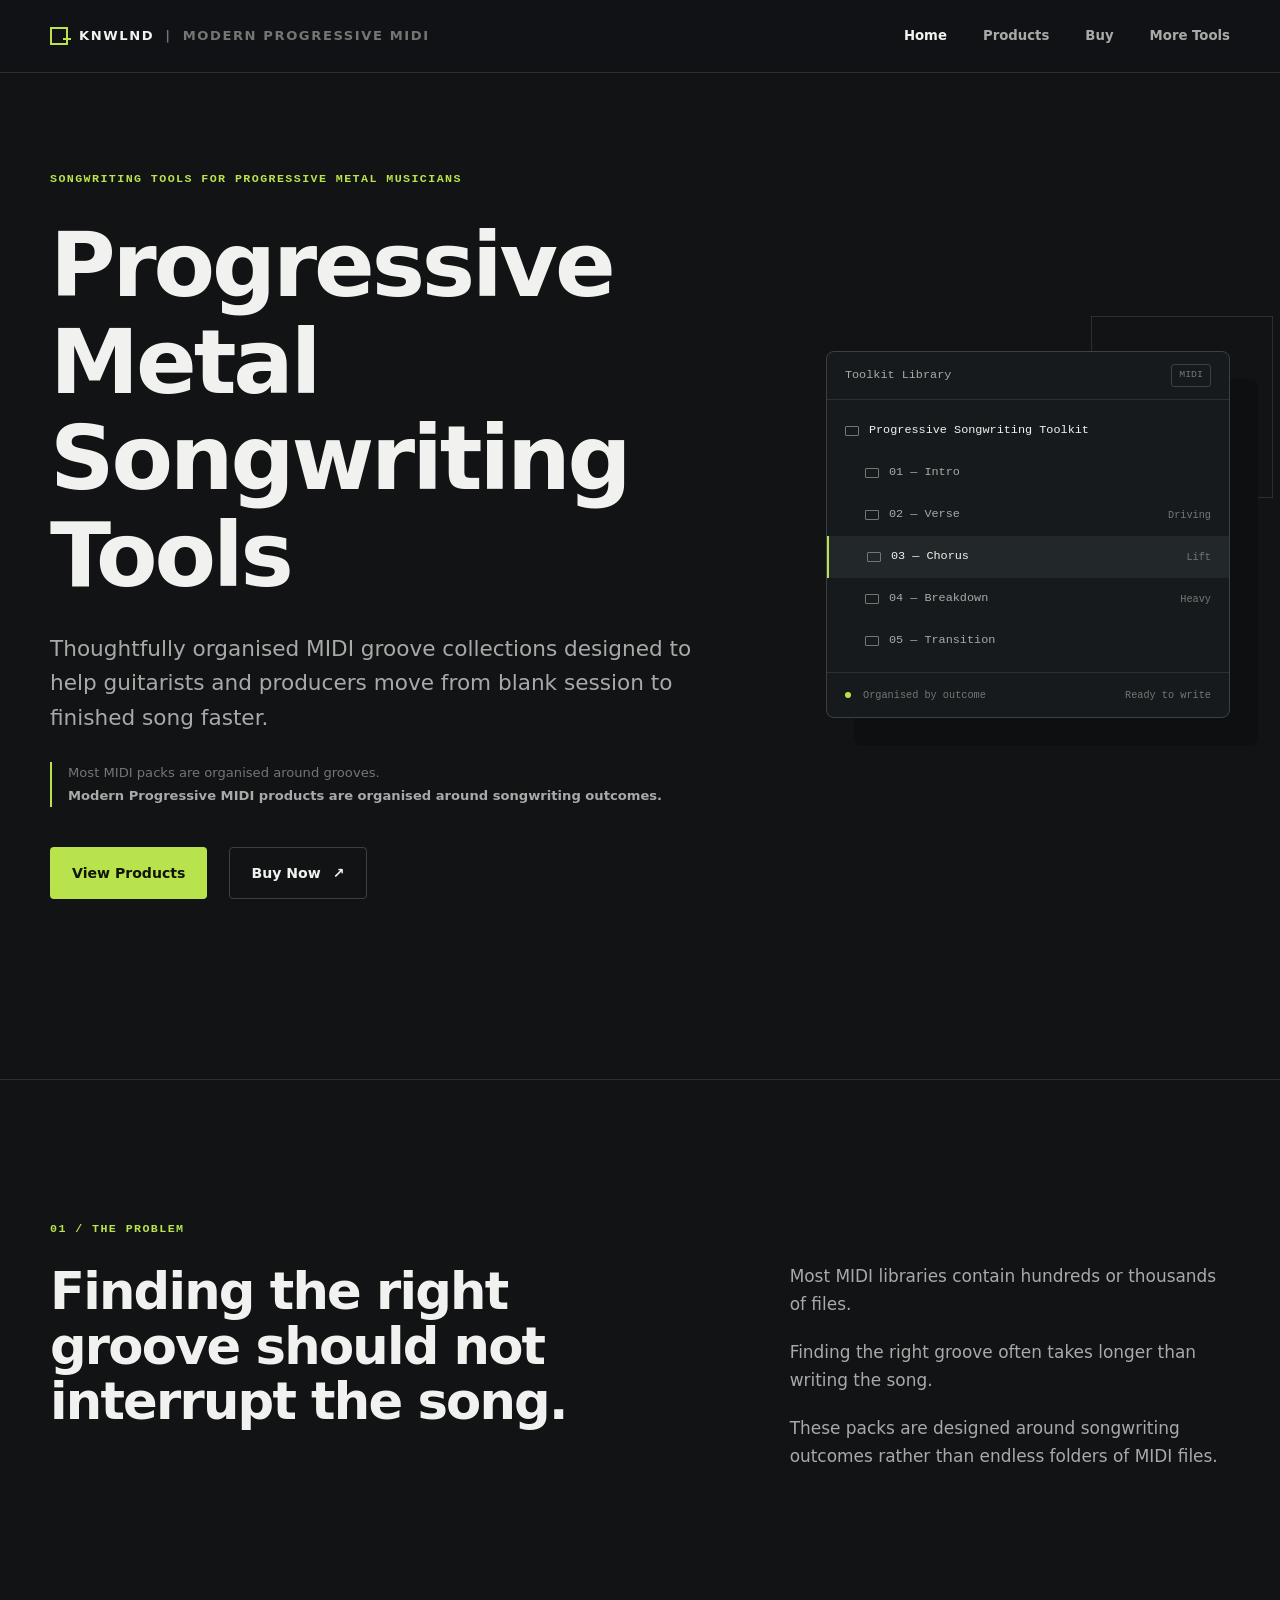
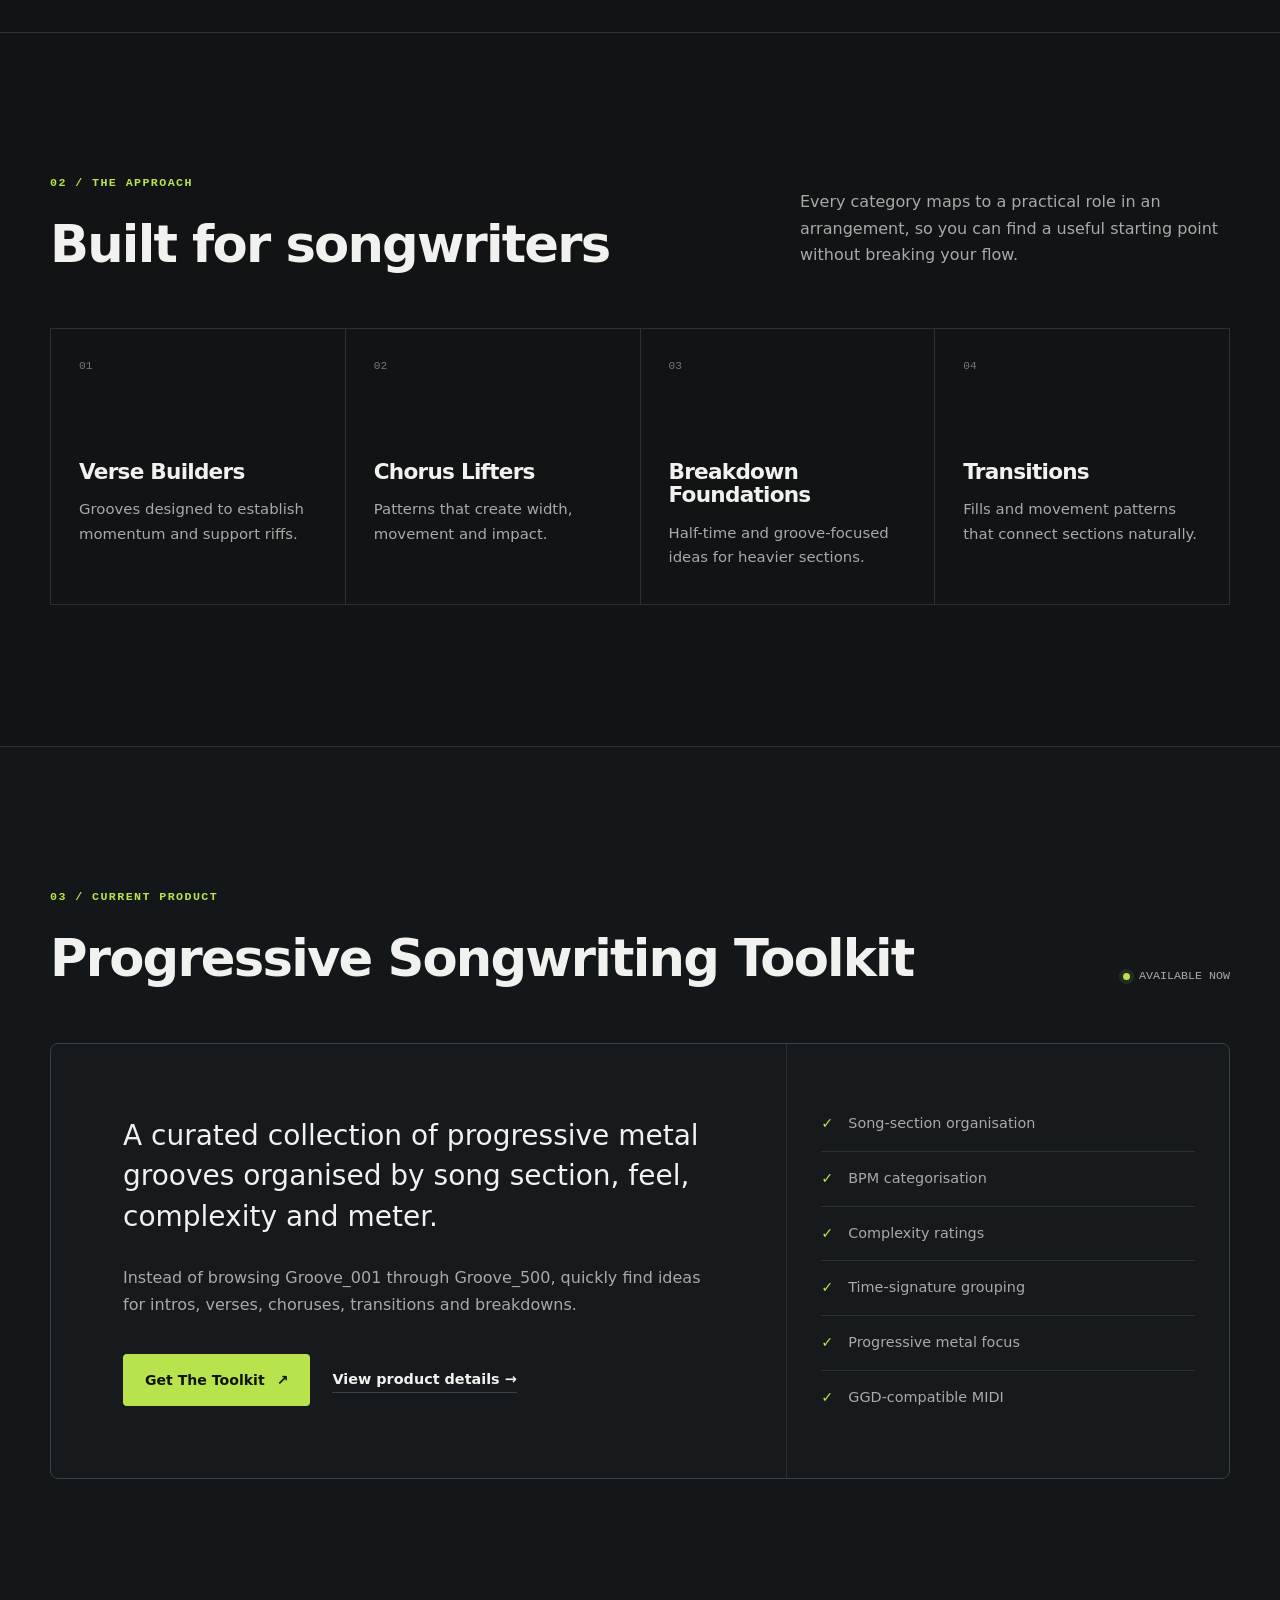
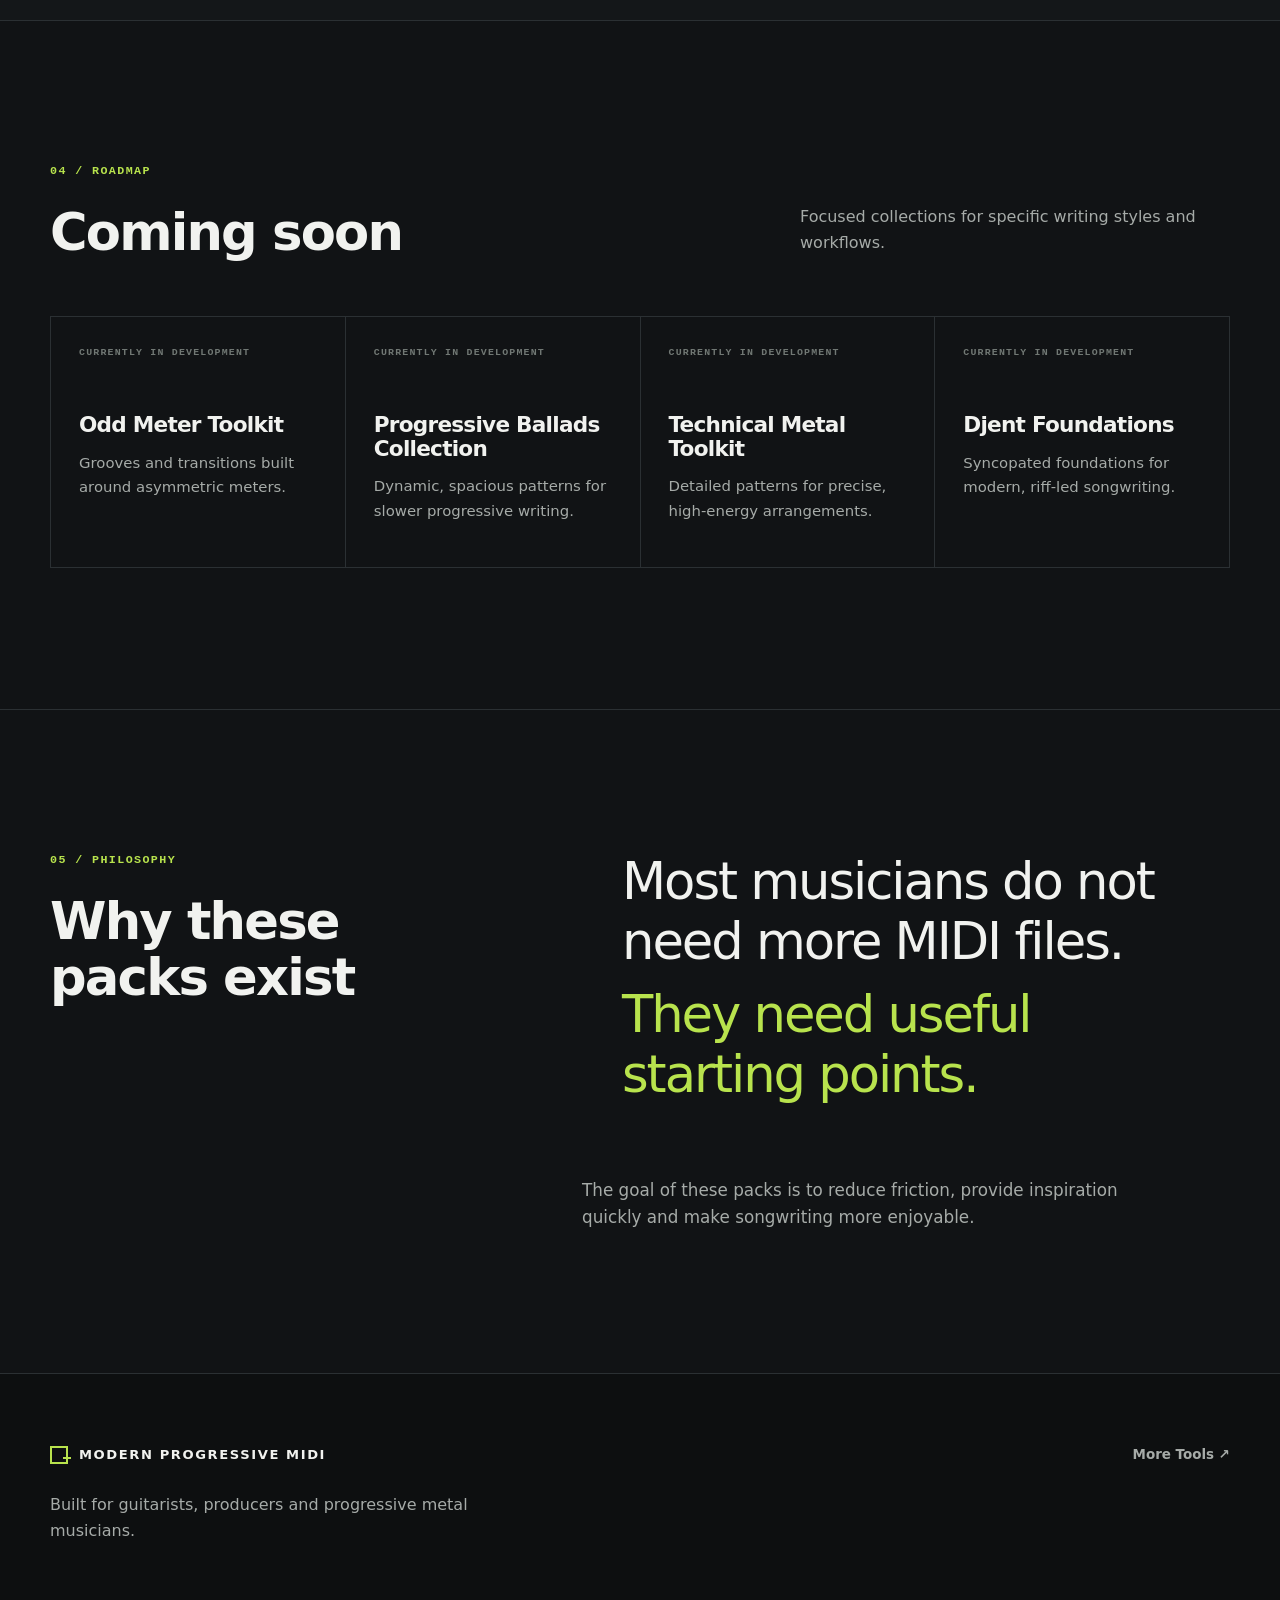
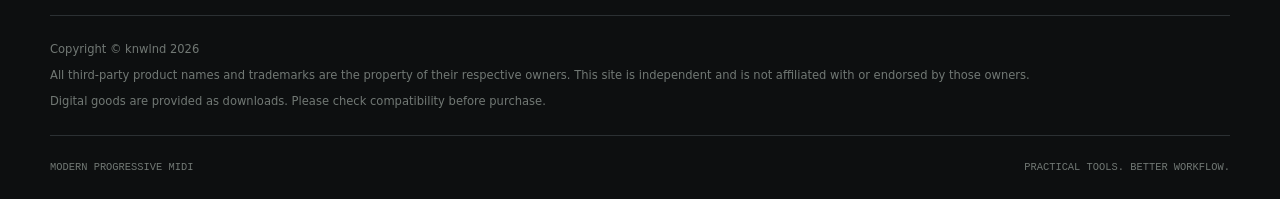
<file: index.html>
<!doctype html>
<html lang="en">
  <head>
    <meta charset="utf-8">
    <meta name="viewport" content="width=device-width, initial-scale=1">
    <meta
      name="description"
      content="Thoughtfully organised MIDI groove collections for progressive metal guitarists, songwriters and producers."
    >
    <meta name="theme-color" content="#111315">
    <title>knwlnd | Modern Progressive MIDI</title>
    <link rel="icon" href="assets/images/favicon.svg" type="image/svg+xml">
    <link rel="stylesheet" href="assets/css/styles.css">
  </head>
  <body>
    <a class="skip-link" href="#main-content">Skip to content</a>

    <header class="site-header">
      <div class="container nav-wrap">
        <a class="brand" href="index.html" aria-label="Modern Progressive MIDI home">
          <span class="brand-mark" aria-hidden="true"></span>
          <span class="brand-creator">knwlnd</span>
          <span class="brand-separator" aria-hidden="true">|</span>
          <span class="brand-product">Modern Progressive MIDI</span>
        </a>
        <nav class="site-nav" aria-label="Primary navigation">
          <a href="index.html" aria-current="page">Home</a>
          <a href="#products">Products</a>
          <a href="https://knwlnd.gumroad.com/l/wevno">Buy</a>
          <a href="https://knwlnd.github.io/modeller-workflow-tools">More Tools</a>
        </nav>
      </div>
    </header>

    <main id="main-content">
      <section class="hero section">
        <div class="container hero-grid">
          <div class="hero-copy">
            <p class="eyebrow">Songwriting tools for progressive metal musicians</p>
            <h1>Progressive Metal Songwriting Tools</h1>
            <p class="hero-text">
              Thoughtfully organised MIDI groove collections designed to help
              guitarists and producers move from blank session to finished song
              faster.
            </p>
            <p class="positioning-statement">
              Most MIDI packs are organised around grooves.<br>
              <strong>Modern Progressive MIDI products are organised around songwriting outcomes.</strong>
            </p>
            <div class="button-row">
              <a class="button button-primary" href="#products">View Products</a>
              <a class="button button-secondary" href="https://knwlnd.gumroad.com/l/wevno">
                Buy Now
                <span aria-hidden="true">↗</span>
              </a>
            </div>
          </div>

          <div class="library-preview" aria-label="Example toolkit folder organisation">
            <div class="preview-bar">
              <span class="preview-title">Toolkit Library</span>
              <span class="preview-meta">MIDI</span>
            </div>
            <div class="folder-tree">
              <div class="tree-row tree-root">
                <span class="folder-icon" aria-hidden="true"></span>
                Progressive Songwriting Toolkit
              </div>
              <div class="tree-row tree-indent">
                <span class="folder-icon" aria-hidden="true"></span>
                01 — Intro
              </div>
              <div class="tree-row tree-indent">
                <span class="folder-icon" aria-hidden="true"></span>
                02 — Verse
                <span class="tree-tag">Driving</span>
              </div>
              <div class="tree-row tree-indent selected">
                <span class="folder-icon" aria-hidden="true"></span>
                03 — Chorus
                <span class="tree-tag">Lift</span>
              </div>
              <div class="tree-row tree-indent">
                <span class="folder-icon" aria-hidden="true"></span>
                04 — Breakdown
                <span class="tree-tag">Heavy</span>
              </div>
              <div class="tree-row tree-indent">
                <span class="folder-icon" aria-hidden="true"></span>
                05 — Transition
              </div>
            </div>
            <div class="preview-footer">
              <span><i class="status-dot" aria-hidden="true"></i> Organised by outcome</span>
              <span>Ready to write</span>
            </div>
          </div>
        </div>
      </section>

      <section class="section section-bordered">
        <div class="container split-content">
          <div>
            <p class="section-number">01 / The problem</p>
            <h2>Finding the right groove should not interrupt the song.</h2>
          </div>
          <div class="prose">
            <p>Most MIDI libraries contain hundreds or thousands of files.</p>
            <p>Finding the right groove often takes longer than writing the song.</p>
            <p>
              These packs are designed around songwriting outcomes rather than
              endless folders of MIDI files.
            </p>
          </div>
        </div>
      </section>

      <section class="section" id="approach">
        <div class="container">
          <div class="section-heading">
            <div>
              <p class="section-number">02 / The approach</p>
              <h2>Built for songwriters</h2>
            </div>
            <p>
              Every category maps to a practical role in an arrangement, so you
              can find a useful starting point without breaking your flow.
            </p>
          </div>

          <div class="card-grid feature-grid">
            <article class="card feature-card">
              <span class="card-index">01</span>
              <h3>Verse Builders</h3>
              <p>Grooves designed to establish momentum and support riffs.</p>
            </article>
            <article class="card feature-card">
              <span class="card-index">02</span>
              <h3>Chorus Lifters</h3>
              <p>Patterns that create width, movement and impact.</p>
            </article>
            <article class="card feature-card">
              <span class="card-index">03</span>
              <h3>Breakdown Foundations</h3>
              <p>Half-time and groove-focused ideas for heavier sections.</p>
            </article>
            <article class="card feature-card">
              <span class="card-index">04</span>
              <h3>Transitions</h3>
              <p>Fills and movement patterns that connect sections naturally.</p>
            </article>
          </div>
        </div>
      </section>

      <section class="section section-tinted" id="products">
        <div class="container">
          <div class="section-heading">
            <div>
              <p class="section-number">03 / Current product</p>
              <h2>Progressive Songwriting Toolkit</h2>
            </div>
            <span class="availability"><i aria-hidden="true"></i> Available now</span>
          </div>

          <article class="product-panel">
            <div class="product-copy">
              <p class="product-lead">
                A curated collection of progressive metal grooves organised by
                song section, feel, complexity and meter.
              </p>
              <p>
                Instead of browsing Groove_001 through Groove_500, quickly find
                ideas for intros, verses, choruses, transitions and breakdowns.
              </p>
              <div class="button-row">
                <a class="button button-primary" href="https://knwlnd.gumroad.com/l/wevno">
                  Get The Toolkit
                  <span aria-hidden="true">↗</span>
                </a>
                <a class="text-link" href="products/progressive-songwriting-toolkit.html">
                  View product details <span aria-hidden="true">→</span>
                </a>
              </div>
            </div>
            <ul class="check-list" aria-label="Toolkit features">
              <li>Song-section organisation</li>
              <li>BPM categorisation</li>
              <li>Complexity ratings</li>
              <li>Time-signature grouping</li>
              <li>Progressive metal focus</li>
              <li>GGD-compatible MIDI</li>
            </ul>
          </article>
        </div>
      </section>

      <section class="section" id="coming-soon">
        <div class="container">
          <div class="section-heading">
            <div>
              <p class="section-number">04 / Roadmap</p>
              <h2>Coming soon</h2>
            </div>
            <p>Focused collections for specific writing styles and workflows.</p>
          </div>

          <div class="card-grid roadmap-grid">
            <article class="card roadmap-card">
              <span class="status-label">Currently in development</span>
              <h3>Odd Meter Toolkit</h3>
              <p>Grooves and transitions built around asymmetric meters.</p>
            </article>
            <article class="card roadmap-card">
              <span class="status-label">Currently in development</span>
              <h3>Progressive Ballads Collection</h3>
              <p>Dynamic, spacious patterns for slower progressive writing.</p>
            </article>
            <article class="card roadmap-card">
              <span class="status-label">Currently in development</span>
              <h3>Technical Metal Toolkit</h3>
              <p>Detailed patterns for precise, high-energy arrangements.</p>
            </article>
            <article class="card roadmap-card">
              <span class="status-label">Currently in development</span>
              <h3>Djent Foundations</h3>
              <p>Syncopated foundations for modern, riff-led songwriting.</p>
            </article>
          </div>
        </div>
      </section>

      <section class="section philosophy-section">
        <div class="container philosophy-grid">
          <div>
            <p class="section-number">05 / Philosophy</p>
            <h2>Why these packs exist</h2>
          </div>
          <blockquote>
            <p>Most musicians do not need more MIDI files.</p>
            <p>They need useful starting points.</p>
          </blockquote>
          <p class="philosophy-copy">
            The goal of these packs is to reduce friction, provide inspiration
            quickly and make songwriting more enjoyable.
          </p>
        </div>
      </section>
    </main>

    <footer class="site-footer">
      <div class="container footer-grid">
        <div>
          <a class="brand" href="index.html">
            <span class="brand-mark" aria-hidden="true"></span>
            <span>Modern Progressive MIDI</span>
          </a>
          <p>Built for guitarists, producers and progressive metal musicians.</p>
        </div>
        <a class="footer-link" href="https://knwlnd.github.io/modeller-workflow-tools">
          More Tools <span aria-hidden="true">↗</span>
        </a>
      </div>
      <div class="container footer-legal">
        <p>Copyright © knwlnd <span id="year">2026</span></p>
        <p>All third-party product names and trademarks are the property of their respective owners. This site is independent and is not affiliated with or endorsed by those owners.</p>
        <p>Digital goods are provided as downloads. Please check compatibility before purchase.</p>
      </div>
      <div class="container footer-bottom">
        <span>Modern Progressive MIDI</span>
        <span>Practical tools. Better workflow.</span>
      </div>
    </footer>

    <script>
      document.getElementById("year").textContent = new Date().getFullYear();
    </script>
  </body>
</html>
</file>
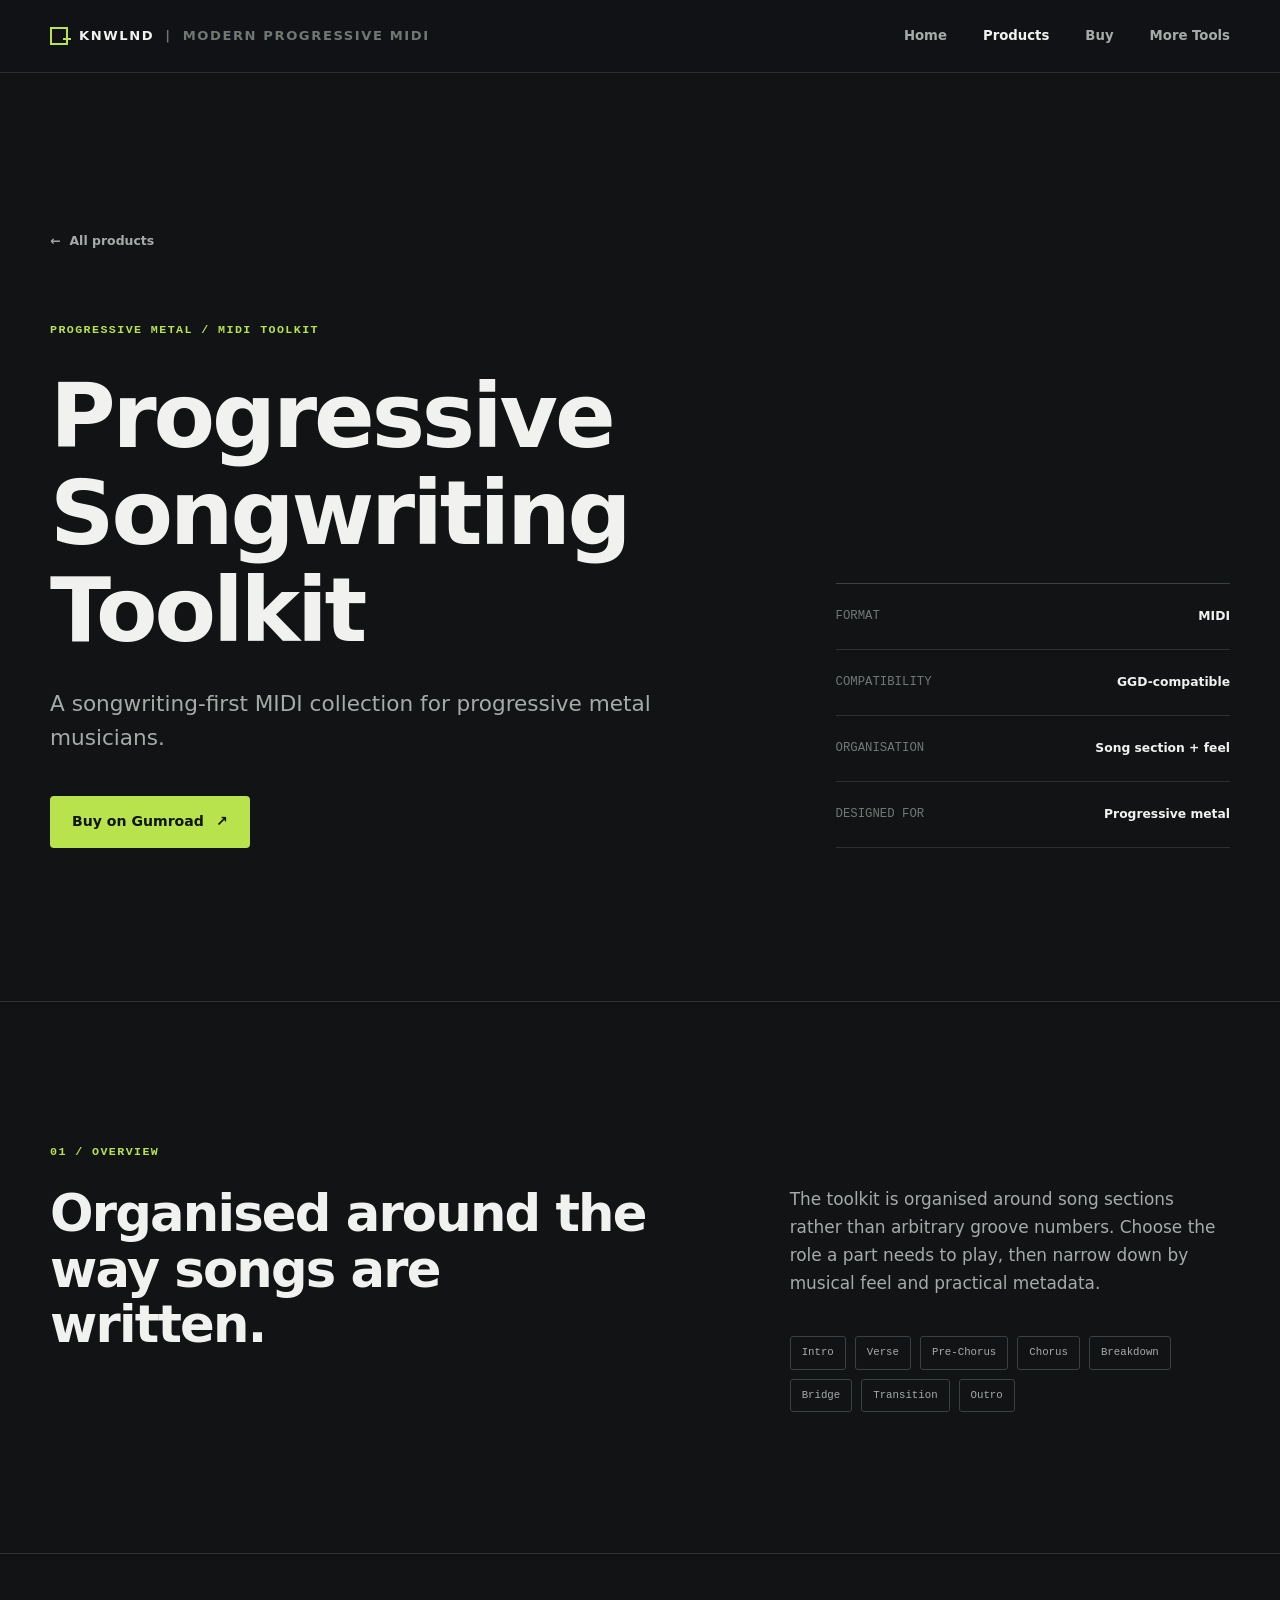
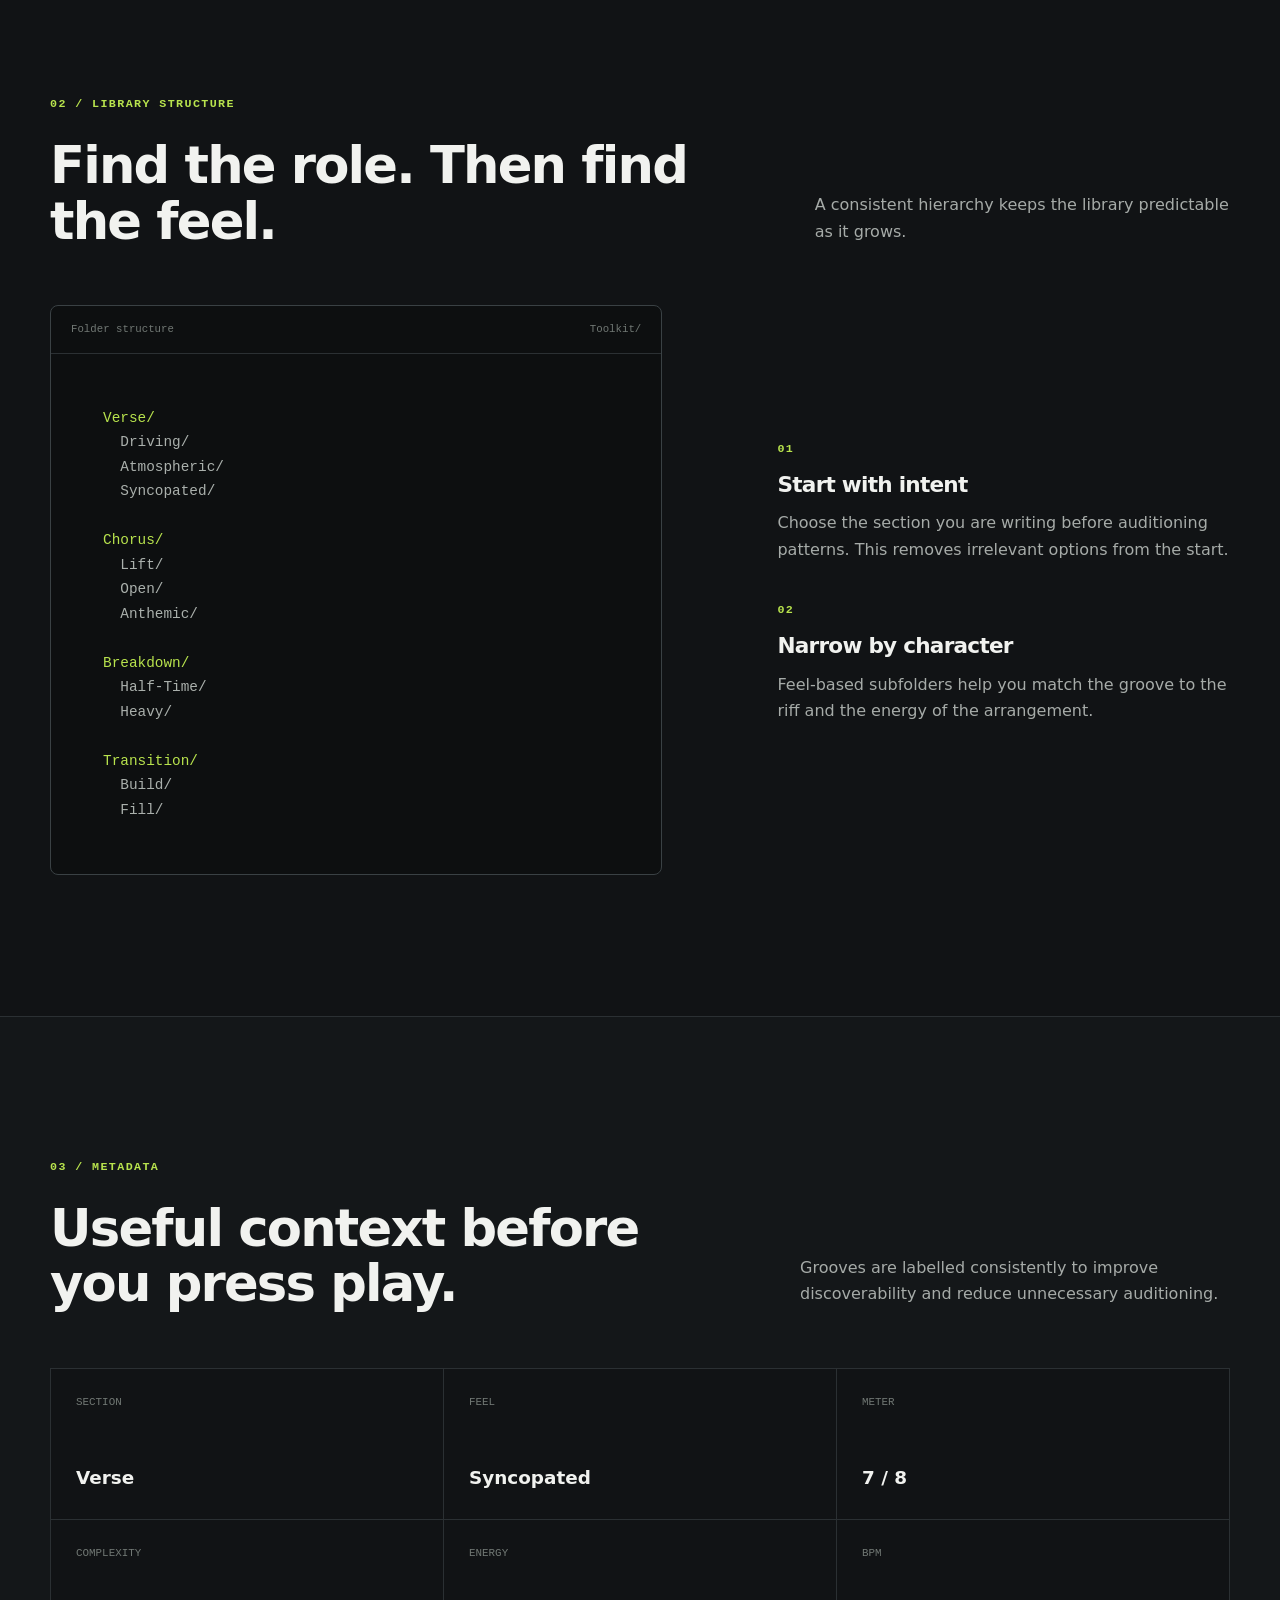
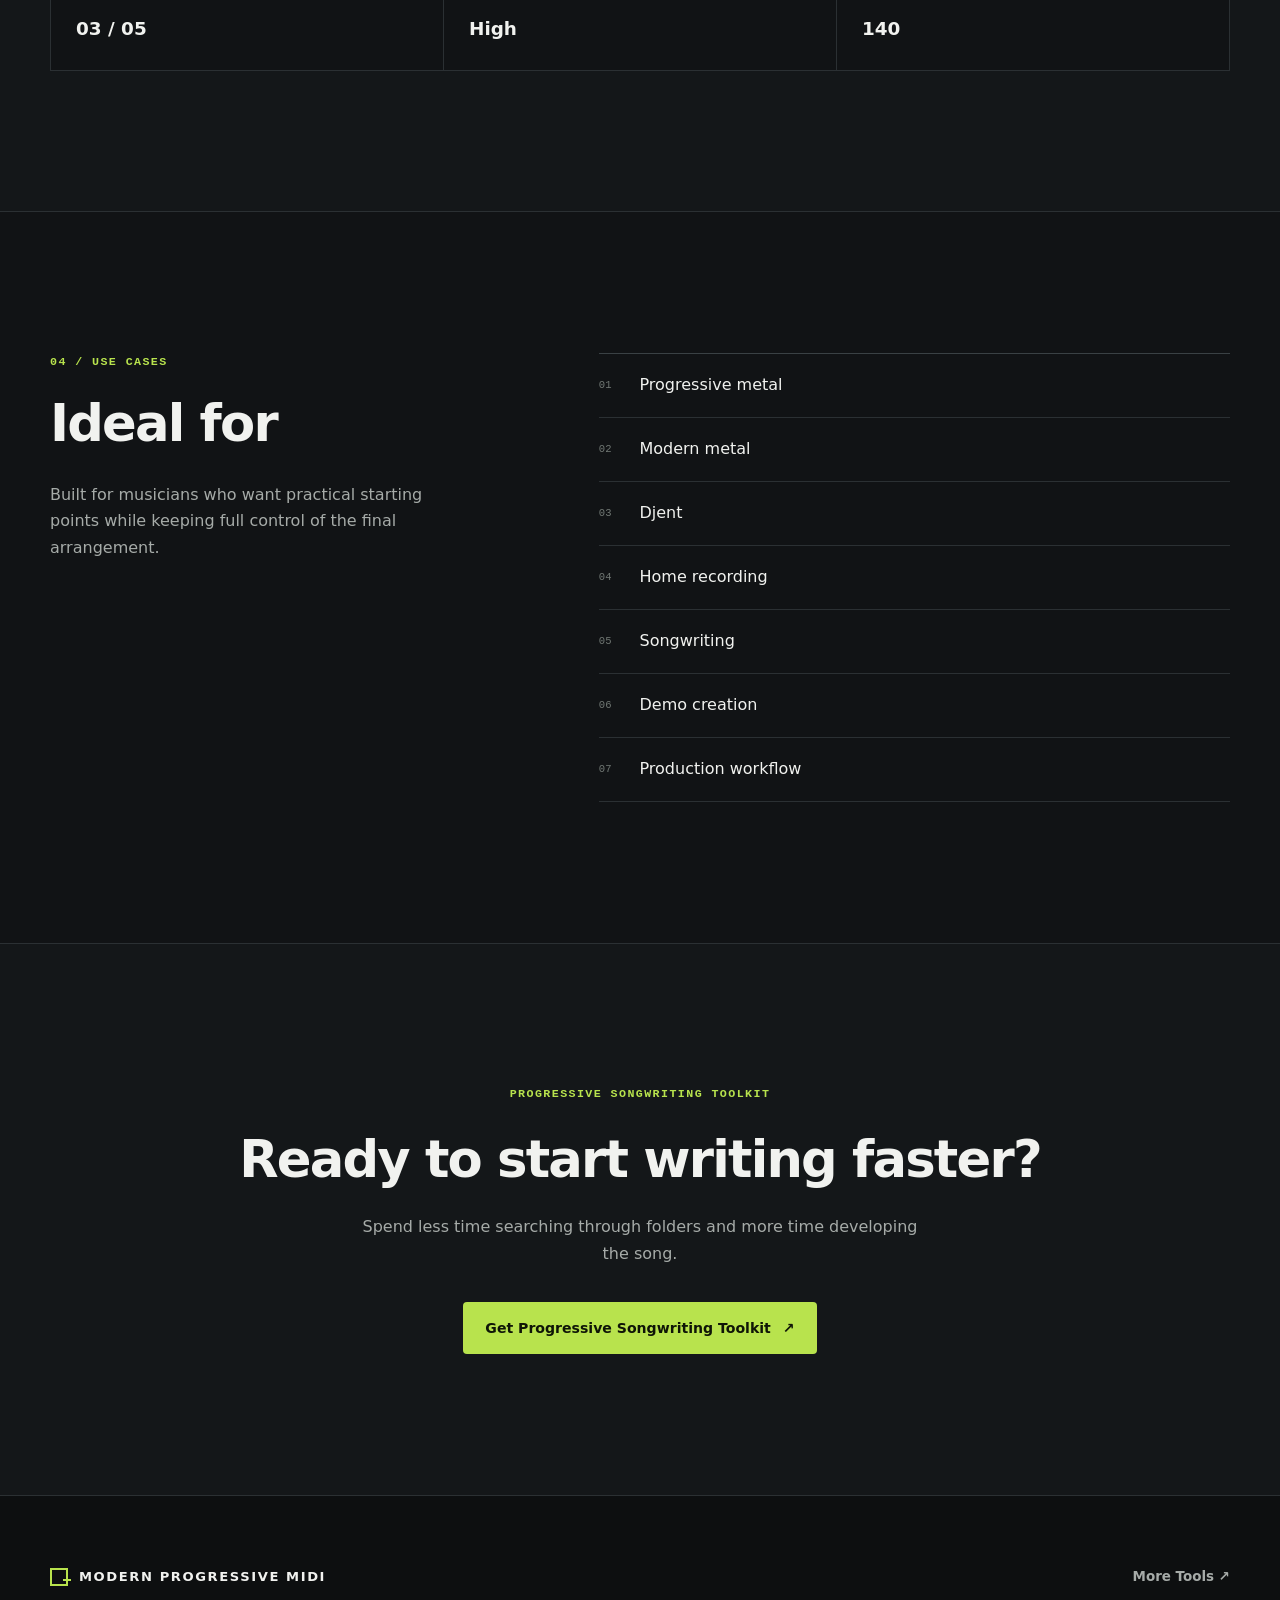
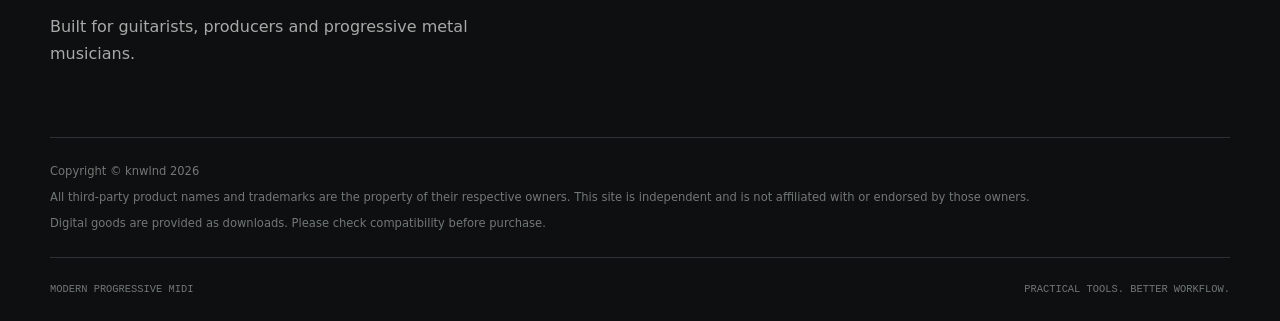
<file: products/progressive-songwriting-toolkit.html>
<!doctype html>
<html lang="en">
  <head>
    <meta charset="utf-8">
    <meta name="viewport" content="width=device-width, initial-scale=1">
    <meta
      name="description"
      content="A songwriting-first MIDI collection for progressive metal musicians, organised by section, feel, meter, complexity and energy."
    >
    <meta name="theme-color" content="#111315">
    <title>Progressive Songwriting Toolkit | Modern Progressive MIDI</title>
    <link rel="icon" href="../assets/images/favicon.svg" type="image/svg+xml">
    <link rel="stylesheet" href="../assets/css/styles.css">
  </head>
  <body>
    <a class="skip-link" href="#main-content">Skip to content</a>

    <header class="site-header">
      <div class="container nav-wrap">
        <a class="brand" href="../index.html" aria-label="Modern Progressive MIDI home">
          <span class="brand-mark" aria-hidden="true"></span>
          <span class="brand-creator">knwlnd</span>
          <span class="brand-separator" aria-hidden="true">|</span>
          <span class="brand-product">Modern Progressive MIDI</span>
        </a>
        <nav class="site-nav" aria-label="Primary navigation">
          <a href="../index.html">Home</a>
          <a href="../index.html#products" aria-current="page">Products</a>
          <a href="https://knwlnd.gumroad.com/l/wevno">Buy</a>
          <a href="https://knwlnd.github.io/modeller-workflow-tools">More Tools</a>
        </nav>
      </div>
    </header>

    <main id="main-content">
      <section class="product-hero section">
        <div class="container product-hero-grid">
          <div>
            <a class="back-link" href="../index.html#products">
              <span aria-hidden="true">←</span> All products
            </a>
            <p class="eyebrow">Progressive metal / MIDI toolkit</p>
            <h1>Progressive Songwriting Toolkit</h1>
            <p class="hero-text">
              A songwriting-first MIDI collection for progressive metal musicians.
            </p>
            <a class="button button-primary" href="https://knwlnd.gumroad.com/l/wevno">
              Buy on Gumroad
              <span aria-hidden="true">↗</span>
            </a>
          </div>
          <div class="product-spec" aria-label="Product summary">
            <div class="spec-row">
              <span>Format</span>
              <strong>MIDI</strong>
            </div>
            <div class="spec-row">
              <span>Compatibility</span>
              <strong>GGD-compatible</strong>
            </div>
            <div class="spec-row">
              <span>Organisation</span>
              <strong>Song section + feel</strong>
            </div>
            <div class="spec-row">
              <span>Designed for</span>
              <strong>Progressive metal</strong>
            </div>
          </div>
        </div>
      </section>

      <section class="section section-bordered">
        <div class="container split-content">
          <div>
            <p class="section-number">01 / Overview</p>
            <h2>Organised around the way songs are written.</h2>
          </div>
          <div class="prose">
            <p>
              The toolkit is organised around song sections rather than arbitrary
              groove numbers. Choose the role a part needs to play, then narrow
              down by musical feel and practical metadata.
            </p>
            <ul class="inline-list" aria-label="Song section categories">
              <li>Intro</li>
              <li>Verse</li>
              <li>Pre-Chorus</li>
              <li>Chorus</li>
              <li>Breakdown</li>
              <li>Bridge</li>
              <li>Transition</li>
              <li>Outro</li>
            </ul>
          </div>
        </div>
      </section>

      <section class="section">
        <div class="container">
          <div class="section-heading">
            <div>
              <p class="section-number">02 / Library structure</p>
              <h2>Find the role. Then find the feel.</h2>
            </div>
            <p>
              A consistent hierarchy keeps the library predictable as it grows.
            </p>
          </div>

          <div class="organisation-grid">
            <div class="code-window" aria-label="Example folder structure">
              <div class="code-window-bar">
                <span>Folder structure</span>
                <span>Toolkit/</span>
              </div>
              <pre><code><span class="code-folder">Verse/</span>
  Driving/
  Atmospheric/
  Syncopated/

<span class="code-folder">Chorus/</span>
  Lift/
  Open/
  Anthemic/

<span class="code-folder">Breakdown/</span>
  Half-Time/
  Heavy/

<span class="code-folder">Transition/</span>
  Build/
  Fill/</code></pre>
            </div>
            <div class="organisation-copy">
              <span class="annotation">01</span>
              <h3>Start with intent</h3>
              <p>
                Choose the section you are writing before auditioning patterns.
                This removes irrelevant options from the start.
              </p>
              <span class="annotation">02</span>
              <h3>Narrow by character</h3>
              <p>
                Feel-based subfolders help you match the groove to the riff and
                the energy of the arrangement.
              </p>
            </div>
          </div>
        </div>
      </section>

      <section class="section section-tinted">
        <div class="container">
          <div class="section-heading">
            <div>
              <p class="section-number">03 / Metadata</p>
              <h2>Useful context before you press play.</h2>
            </div>
            <p>
              Grooves are labelled consistently to improve discoverability and
              reduce unnecessary auditioning.
            </p>
          </div>

          <div class="metadata-grid">
            <div class="metadata-item"><span>Section</span><strong>Verse</strong></div>
            <div class="metadata-item"><span>Feel</span><strong>Syncopated</strong></div>
            <div class="metadata-item"><span>Meter</span><strong>7 / 8</strong></div>
            <div class="metadata-item"><span>Complexity</span><strong>03 / 05</strong></div>
            <div class="metadata-item"><span>Energy</span><strong>High</strong></div>
            <div class="metadata-item"><span>BPM</span><strong>140</strong></div>
          </div>
        </div>
      </section>

      <section class="section">
        <div class="container ideal-grid">
          <div>
            <p class="section-number">04 / Use cases</p>
            <h2>Ideal for</h2>
            <p class="section-intro">
              Built for musicians who want practical starting points while
              keeping full control of the final arrangement.
            </p>
          </div>
          <ul class="use-case-list">
            <li><span>01</span> Progressive metal</li>
            <li><span>02</span> Modern metal</li>
            <li><span>03</span> Djent</li>
            <li><span>04</span> Home recording</li>
            <li><span>05</span> Songwriting</li>
            <li><span>06</span> Demo creation</li>
            <li><span>07</span> Production workflow</li>
          </ul>
        </div>
      </section>

      <section class="section cta-section">
        <div class="container cta-inner">
          <p class="eyebrow">Progressive Songwriting Toolkit</p>
          <h2>Ready to start writing faster?</h2>
          <p>
            Spend less time searching through folders and more time developing
            the song.
          </p>
          <a class="button button-primary" href="https://knwlnd.gumroad.com/l/wevno">
            Get Progressive Songwriting Toolkit
            <span aria-hidden="true">↗</span>
          </a>
        </div>
      </section>
    </main>

    <footer class="site-footer">
      <div class="container footer-grid">
        <div>
          <a class="brand" href="../index.html">
            <span class="brand-mark" aria-hidden="true"></span>
            <span>Modern Progressive MIDI</span>
          </a>
          <p>Built for guitarists, producers and progressive metal musicians.</p>
        </div>
        <a class="footer-link" href="https://knwlnd.github.io/modeller-workflow-tools">
          More Tools <span aria-hidden="true">↗</span>
        </a>
      </div>
      <div class="container footer-legal">
        <p>Copyright © knwlnd <span id="year">2026</span></p>
        <p>All third-party product names and trademarks are the property of their respective owners. This site is independent and is not affiliated with or endorsed by those owners.</p>
        <p>Digital goods are provided as downloads. Please check compatibility before purchase.</p>
      </div>
      <div class="container footer-bottom">
        <span>Modern Progressive MIDI</span>
        <span>Practical tools. Better workflow.</span>
      </div>
    </footer>

    <script>
      document.getElementById("year").textContent = new Date().getFullYear();
    </script>
  </body>
</html>
</file>
<file: assets/css/styles.css>
:root {
  color-scheme: dark;
  --bg: #111315;
  --surface: #171a1d;
  --surface-raised: #1c2024;
  --surface-soft: #141719;
  --text: #f1f2ef;
  --muted: #a6aba8;
  --faint: #717874;
  --line: #2b3033;
  --line-strong: #3a4144;
  --accent: #b8e34d;
  --accent-dark: #0f1507;
  --max-width: 1180px;
  --radius: 8px;
}

* {
  box-sizing: border-box;
}

html {
  scroll-behavior: smooth;
}

body {
  margin: 0;
  min-width: 320px;
  background: var(--bg);
  color: var(--text);
  font-family:
    Inter, ui-sans-serif, system-ui, -apple-system, BlinkMacSystemFont, "Segoe UI",
    sans-serif;
  font-size: 16px;
  line-height: 1.65;
  -webkit-font-smoothing: antialiased;
}

a {
  color: inherit;
  text-decoration: none;
}

p,
h1,
h2,
h3,
blockquote {
  margin-top: 0;
}

h1,
h2,
h3 {
  font-weight: 600;
  letter-spacing: -0.035em;
  line-height: 1.08;
}

h1 {
  max-width: 850px;
  margin-bottom: 28px;
  font-size: clamp(3rem, 7vw, 6.6rem);
}

h2 {
  margin-bottom: 0;
  font-size: clamp(2.15rem, 4vw, 4rem);
}

h3 {
  margin-bottom: 14px;
  font-size: 1.35rem;
}

::selection {
  background: var(--accent);
  color: #111;
}

.container {
  width: min(calc(100% - 48px), var(--max-width));
  margin-inline: auto;
}

.skip-link {
  position: fixed;
  z-index: 100;
  top: 12px;
  left: 12px;
  padding: 10px 16px;
  transform: translateY(-150%);
  border-radius: 4px;
  background: var(--accent);
  color: #111;
  font-weight: 700;
}

.skip-link:focus {
  transform: translateY(0);
}

.site-header {
  position: relative;
  z-index: 10;
  border-bottom: 1px solid var(--line);
  background: rgb(17 19 21 / 92%);
}

.nav-wrap {
  display: flex;
  min-height: 72px;
  align-items: center;
  justify-content: space-between;
  gap: 32px;
}

.brand {
  display: inline-flex;
  align-items: center;
  gap: 11px;
  color: var(--text);
  font-size: 0.82rem;
  font-weight: 750;
  letter-spacing: 0.12em;
  text-transform: uppercase;
}

.brand-separator,
.brand-product {
  color: var(--faint);
  font-weight: 600;
}

.brand-mark {
  position: relative;
  width: 18px;
  height: 18px;
  border: 2px solid var(--accent);
}

.brand-mark::after {
  position: absolute;
  right: -5px;
  bottom: 3px;
  width: 8px;
  height: 2px;
  background: var(--accent);
  content: "";
}

.site-nav {
  display: flex;
  align-items: center;
  gap: clamp(18px, 3vw, 36px);
}

.site-nav a {
  color: var(--muted);
  font-size: 0.83rem;
  font-weight: 600;
}

.site-nav a:hover,
.site-nav a:focus-visible,
.site-nav a[aria-current="page"] {
  color: var(--text);
}

.section {
  padding-block: clamp(88px, 11vw, 150px);
}

.section-bordered {
  border-block: 1px solid var(--line);
}

.section-tinted {
  border-block: 1px solid var(--line);
  background: var(--surface-soft);
}

.hero {
  overflow: hidden;
  padding-block: clamp(63px, 7.55vw, 107px) clamp(100px, 14vw, 190px);
}

.hero-grid {
  display: grid;
  grid-template-columns: minmax(0, 1.25fr) minmax(330px, 0.75fr);
  align-items: center;
  gap: clamp(60px, 8vw, 120px);
}

.eyebrow,
.section-number,
.status-label,
.annotation {
  color: var(--accent);
  font-family: ui-monospace, SFMono-Regular, Menlo, Monaco, Consolas, monospace;
  font-size: 0.73rem;
  font-weight: 700;
  letter-spacing: 0.12em;
  text-transform: uppercase;
}

.eyebrow {
  margin-bottom: 28px;
}

.hero-text {
  max-width: 700px;
  margin-bottom: 40px;
  color: var(--muted);
  font-size: clamp(1.1rem, 2vw, 1.35rem);
  line-height: 1.6;
}

.positioning-statement {
  max-width: 650px;
  margin: -14px 0 40px;
  padding-left: 16px;
  border-left: 2px solid var(--accent);
  color: var(--faint);
  font-size: 0.82rem;
  line-height: 1.75;
}

.positioning-statement strong {
  color: var(--muted);
  font-weight: 600;
}

.button-row {
  display: flex;
  flex-wrap: wrap;
  align-items: center;
  gap: 22px;
}

.button {
  display: inline-flex;
  min-height: 52px;
  align-items: center;
  justify-content: center;
  gap: 12px;
  padding: 13px 21px;
  border: 1px solid transparent;
  border-radius: 4px;
  font-size: 0.88rem;
  font-weight: 750;
  transition:
    background-color 150ms ease,
    border-color 150ms ease,
    color 150ms ease;
}

.button-primary {
  background: var(--accent);
  color: var(--accent-dark);
}

.button-primary:hover,
.button-primary:focus-visible {
  background: #caef6d;
}

.button-secondary {
  border-color: var(--line-strong);
  color: var(--text);
}

.button-secondary:hover,
.button-secondary:focus-visible {
  border-color: var(--muted);
  background: var(--surface);
}

.text-link {
  border-bottom: 1px solid var(--line-strong);
  color: var(--text);
  font-size: 0.9rem;
  font-weight: 650;
}

.text-link:hover,
.text-link:focus-visible {
  border-color: var(--accent);
  color: var(--accent);
}

.library-preview {
  position: relative;
  border: 1px solid var(--line-strong);
  border-radius: var(--radius);
  background: var(--surface);
  box-shadow: 28px 28px 0 #0d0f10;
  font-family: ui-monospace, SFMono-Regular, Menlo, Monaco, Consolas, monospace;
  font-size: 0.74rem;
}

.library-preview::before {
  position: absolute;
  z-index: -1;
  top: -36px;
  right: -44px;
  width: 180px;
  height: 180px;
  border: 1px solid var(--line);
  content: "";
}

.preview-bar,
.preview-footer {
  display: flex;
  align-items: center;
  justify-content: space-between;
  color: var(--faint);
}

.preview-bar {
  min-height: 48px;
  padding-inline: 18px;
  border-bottom: 1px solid var(--line);
}

.preview-title {
  color: var(--muted);
}

.preview-meta {
  padding: 2px 7px;
  border: 1px solid var(--line-strong);
  border-radius: 3px;
  font-size: 0.62rem;
}

.folder-tree {
  padding-block: 10px;
}

.tree-row {
  display: flex;
  min-height: 42px;
  align-items: center;
  gap: 10px;
  padding-inline: 18px;
  color: var(--muted);
  white-space: nowrap;
}

.tree-root {
  color: var(--text);
}

.tree-indent {
  padding-left: 38px;
}

.tree-row.selected {
  border-left: 2px solid var(--accent);
  background: #22272a;
  color: var(--text);
}

.folder-icon {
  display: inline-block;
  width: 14px;
  height: 10px;
  border: 1px solid #707874;
  border-radius: 1px;
}

.tree-tag {
  margin-left: auto;
  color: var(--faint);
  font-size: 0.64rem;
}

.preview-footer {
  min-height: 45px;
  padding-inline: 18px;
  border-top: 1px solid var(--line);
  font-size: 0.64rem;
}

.status-dot {
  display: inline-block;
  width: 6px;
  height: 6px;
  margin-right: 6px;
  border-radius: 50%;
  background: var(--accent);
}

.split-content {
  display: grid;
  grid-template-columns: minmax(0, 1fr) minmax(300px, 0.72fr);
  gap: clamp(60px, 10vw, 150px);
}

.section-number {
  margin-bottom: 24px;
}

.prose {
  padding-top: 43px;
}

.prose p {
  margin-bottom: 20px;
  color: var(--muted);
  font-size: 1.06rem;
}

.section-heading {
  display: flex;
  align-items: end;
  justify-content: space-between;
  gap: 50px;
  margin-bottom: 56px;
}

.section-heading > p {
  max-width: 430px;
  margin: 0 0 4px;
  color: var(--muted);
}

.card-grid {
  display: grid;
  gap: 1px;
  border: 1px solid var(--line);
  background: var(--line);
}

.feature-grid,
.roadmap-grid {
  grid-template-columns: repeat(4, 1fr);
}

.card {
  min-width: 0;
  background: var(--bg);
}

.feature-card {
  min-height: 275px;
  padding: 28px;
}

.card-index {
  display: block;
  margin-bottom: 84px;
  color: var(--faint);
  font-family: ui-monospace, SFMono-Regular, Menlo, Monaco, Consolas, monospace;
  font-size: 0.7rem;
}

.card p {
  margin-bottom: 0;
  color: var(--muted);
  font-size: 0.93rem;
}

.availability {
  display: inline-flex;
  align-items: center;
  gap: 9px;
  color: var(--muted);
  font-family: ui-monospace, SFMono-Regular, Menlo, Monaco, Consolas, monospace;
  font-size: 0.73rem;
  text-transform: uppercase;
}

.availability i {
  width: 7px;
  height: 7px;
  border-radius: 50%;
  background: var(--accent);
  box-shadow: 0 0 0 4px rgb(184 227 77 / 10%);
}

.product-panel {
  display: grid;
  grid-template-columns: 1.25fr 0.75fr;
  border: 1px solid var(--line-strong);
  border-radius: var(--radius);
  background: var(--surface);
}

.product-copy {
  padding: clamp(32px, 6vw, 72px);
  border-right: 1px solid var(--line);
}

.product-copy > p {
  max-width: 670px;
  color: var(--muted);
}

.product-copy .product-lead {
  color: var(--text);
  font-size: clamp(1.25rem, 2.4vw, 1.75rem);
  line-height: 1.45;
}

.product-copy .button-row {
  margin-top: 36px;
}

.check-list {
  display: flex;
  margin: 0;
  padding: 34px;
  flex-direction: column;
  justify-content: center;
  list-style: none;
}

.check-list li {
  position: relative;
  padding: 15px 0 15px 27px;
  border-bottom: 1px solid var(--line);
  color: var(--muted);
  font-size: 0.9rem;
}

.check-list li:last-child {
  border-bottom: 0;
}

.check-list li::before {
  position: absolute;
  left: 0;
  color: var(--accent);
  content: "✓";
  font-weight: 800;
}

.roadmap-card {
  min-height: 250px;
  padding: 28px;
}

.roadmap-card .status-label {
  display: block;
  min-height: 68px;
  color: var(--faint);
  font-size: 0.62rem;
}

.philosophy-section {
  border-top: 1px solid var(--line);
}

.philosophy-grid {
  display: grid;
  grid-template-columns: 0.8fr 1.2fr;
  gap: 60px 100px;
}

.philosophy-grid blockquote {
  margin-bottom: 0;
  font-size: clamp(1.8rem, 4vw, 3.6rem);
  font-weight: 520;
  letter-spacing: -0.04em;
  line-height: 1.18;
}

.philosophy-grid blockquote p {
  margin-bottom: 12px;
}

.philosophy-grid blockquote p:last-child {
  color: var(--accent);
}

.philosophy-copy {
  grid-column: 2;
  max-width: 590px;
  margin: 0;
  color: var(--muted);
  font-size: 1.05rem;
}

.site-footer {
  padding-top: 70px;
  border-top: 1px solid var(--line);
  background: #0d0f10;
}

.footer-grid {
  display: flex;
  align-items: start;
  justify-content: space-between;
  gap: 40px;
  padding-bottom: 70px;
}

.footer-grid p {
  max-width: 480px;
  margin: 20px 0 0;
  color: var(--muted);
}

.footer-link {
  color: var(--muted);
  font-size: 0.84rem;
  font-weight: 650;
}

.footer-link:hover,
.footer-link:focus-visible {
  color: var(--accent);
}

.footer-legal {
  padding-block: 24px;
  border-top: 1px solid var(--line);
  color: var(--faint);
  font-size: 0.72rem;
}

.footer-legal p {
  margin: 0;
}

.footer-legal p + p {
  margin-top: 7px;
}

.footer-bottom {
  display: flex;
  align-items: center;
  justify-content: space-between;
  min-height: 64px;
  border-top: 1px solid var(--line);
  color: var(--faint);
  font-family: ui-monospace, SFMono-Regular, Menlo, Monaco, Consolas, monospace;
  font-size: 0.65rem;
  text-transform: uppercase;
}

/* Product page */

.product-hero {
  padding-block: clamp(85px, 12vw, 160px);
}

.product-hero-grid {
  display: grid;
  grid-template-columns: 1.25fr 0.75fr;
  align-items: end;
  gap: clamp(60px, 10vw, 130px);
}

.product-hero h1 {
  max-width: 900px;
  font-size: clamp(3.2rem, 7vw, 6.4rem);
}

.back-link {
  display: inline-flex;
  align-items: center;
  gap: 9px;
  margin-bottom: 70px;
  color: var(--muted);
  font-size: 0.78rem;
  font-weight: 650;
}

.back-link:hover,
.back-link:focus-visible {
  color: var(--accent);
}

.product-spec {
  border-top: 1px solid var(--line-strong);
}

.spec-row {
  display: flex;
  min-height: 66px;
  align-items: center;
  justify-content: space-between;
  gap: 20px;
  border-bottom: 1px solid var(--line);
  font-size: 0.77rem;
}

.spec-row span {
  color: var(--faint);
  font-family: ui-monospace, SFMono-Regular, Menlo, Monaco, Consolas, monospace;
  text-transform: uppercase;
}

.spec-row strong {
  font-weight: 600;
  text-align: right;
}

.inline-list {
  display: flex;
  margin: 38px 0 0;
  padding: 0;
  flex-wrap: wrap;
  gap: 9px;
  list-style: none;
}

.inline-list li {
  padding: 7px 11px;
  border: 1px solid var(--line-strong);
  border-radius: 3px;
  color: var(--muted);
  font-family: ui-monospace, SFMono-Regular, Menlo, Monaco, Consolas, monospace;
  font-size: 0.67rem;
}

.organisation-grid {
  display: grid;
  grid-template-columns: 1.15fr 0.85fr;
  gap: clamp(50px, 9vw, 120px);
  align-items: center;
}

.code-window {
  overflow: hidden;
  border: 1px solid var(--line-strong);
  border-radius: var(--radius);
  background: #0d0f10;
}

.code-window-bar {
  display: flex;
  min-height: 48px;
  align-items: center;
  justify-content: space-between;
  padding-inline: 20px;
  border-bottom: 1px solid var(--line);
  color: var(--faint);
  font-family: ui-monospace, SFMono-Regular, Menlo, Monaco, Consolas, monospace;
  font-size: 0.67rem;
}

.code-window pre {
  margin: 0;
  padding: clamp(28px, 5vw, 52px);
  color: #aab0ac;
  font-size: clamp(0.77rem, 1.6vw, 0.9rem);
  line-height: 1.7;
}

.code-folder {
  color: var(--accent);
}

.organisation-copy .annotation {
  display: block;
  margin: 38px 0 14px;
}

.organisation-copy .annotation:first-child {
  margin-top: 0;
}

.organisation-copy p {
  color: var(--muted);
}

.metadata-grid {
  display: grid;
  grid-template-columns: repeat(3, 1fr);
  gap: 1px;
  border: 1px solid var(--line);
  background: var(--line);
}

.metadata-item {
  display: flex;
  min-height: 150px;
  padding: 25px;
  flex-direction: column;
  justify-content: space-between;
  background: var(--bg);
}

.metadata-item span {
  color: var(--faint);
  font-family: ui-monospace, SFMono-Regular, Menlo, Monaco, Consolas, monospace;
  font-size: 0.68rem;
  text-transform: uppercase;
}

.metadata-item strong {
  font-size: 1.15rem;
  font-weight: 600;
}

.ideal-grid {
  display: grid;
  grid-template-columns: 0.8fr 1.2fr;
  gap: clamp(60px, 10vw, 150px);
}

.section-intro {
  max-width: 430px;
  margin-top: 30px;
  color: var(--muted);
}

.use-case-list {
  margin: 0;
  padding: 0;
  border-top: 1px solid var(--line-strong);
  list-style: none;
}

.use-case-list li {
  display: flex;
  min-height: 64px;
  align-items: center;
  gap: 28px;
  border-bottom: 1px solid var(--line);
  font-size: 1rem;
}

.use-case-list span {
  color: var(--faint);
  font-family: ui-monospace, SFMono-Regular, Menlo, Monaco, Consolas, monospace;
  font-size: 0.66rem;
}

.cta-section {
  border-top: 1px solid var(--line);
  background: var(--surface-soft);
  text-align: center;
}

.cta-inner {
  display: flex;
  align-items: center;
  flex-direction: column;
}

.cta-inner h2 {
  max-width: 820px;
}

.cta-inner > p:not(.eyebrow) {
  max-width: 570px;
  margin: 27px 0 35px;
  color: var(--muted);
}

@media (max-width: 940px) {
  .hero-grid,
  .product-hero-grid,
  .organisation-grid {
    grid-template-columns: 1fr;
  }

  .hero-copy {
    max-width: 760px;
  }

  .library-preview {
    width: min(100%, 570px);
  }

  .feature-grid,
  .roadmap-grid {
    grid-template-columns: repeat(2, 1fr);
  }

  .product-panel {
    grid-template-columns: 1fr;
  }

  .product-copy {
    border-right: 0;
    border-bottom: 1px solid var(--line);
  }

  .product-spec {
    max-width: 560px;
  }
}

@media (max-width: 700px) {
  .container {
    width: min(calc(100% - 32px), var(--max-width));
  }

  .nav-wrap {
    min-height: auto;
    padding-block: 20px;
    align-items: flex-start;
    flex-direction: column;
    gap: 18px;
  }

  .site-nav {
    width: 100%;
    justify-content: space-between;
  }

  .brand {
    flex-wrap: wrap;
  }

  .section {
    padding-block: 78px;
  }

  .hero {
    padding-block: 63px 100px;
  }

  h1 {
    font-size: clamp(2.7rem, 13vw, 4.4rem);
  }

  h2 {
    font-size: clamp(2rem, 10vw, 3.1rem);
  }

  .hero-grid {
    gap: 75px;
  }

  .library-preview {
    box-shadow: 12px 12px 0 #0d0f10;
  }

  .library-preview::before {
    display: none;
  }

  .tree-row {
    font-size: 0.66rem;
  }

  .tree-indent {
    padding-left: 26px;
  }

  .split-content,
  .philosophy-grid,
  .ideal-grid {
    grid-template-columns: 1fr;
    gap: 38px;
  }

  .prose {
    padding-top: 0;
  }

  .section-heading {
    align-items: flex-start;
    flex-direction: column;
    gap: 25px;
    margin-bottom: 42px;
  }

  .feature-grid,
  .roadmap-grid,
  .metadata-grid {
    grid-template-columns: 1fr;
  }

  .feature-card {
    min-height: 220px;
  }

  .card-index {
    margin-bottom: 50px;
  }

  .product-copy {
    padding: 30px;
  }

  .check-list {
    padding: 22px 30px;
  }

  .philosophy-copy {
    grid-column: 1;
  }

  .footer-grid,
  .footer-bottom {
    align-items: flex-start;
    flex-direction: column;
  }

  .footer-bottom {
    min-height: auto;
    padding-block: 22px;
    gap: 8px;
  }

  .product-hero h1 {
    font-size: clamp(2.7rem, 13vw, 4.3rem);
  }

  .back-link {
    margin-bottom: 52px;
  }

  .code-window pre {
    overflow-x: auto;
  }

  .metadata-item {
    min-height: 115px;
  }
}

@media (prefers-reduced-motion: reduce) {
  html {
    scroll-behavior: auto;
  }

  *,
  *::before,
  *::after {
    scroll-behavior: auto !important;
    transition-duration: 0.01ms !important;
  }
}
</file>
